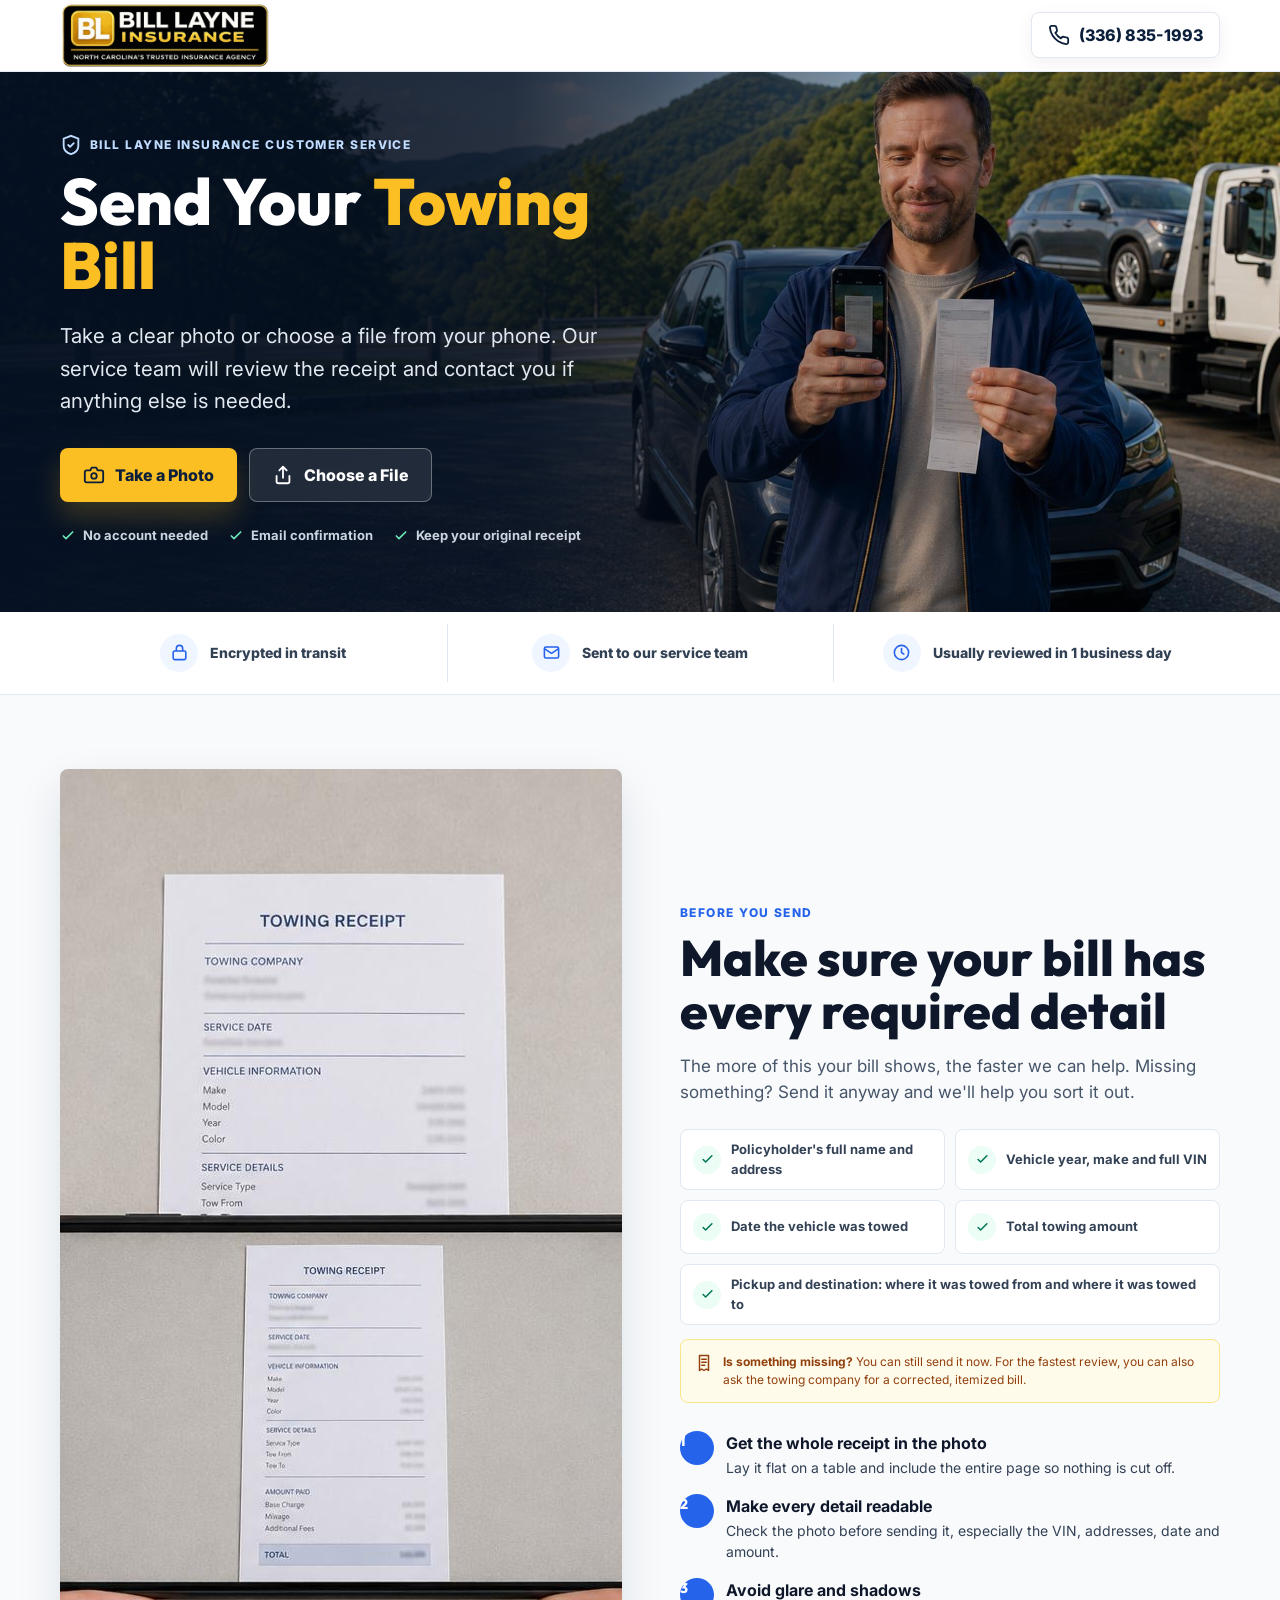
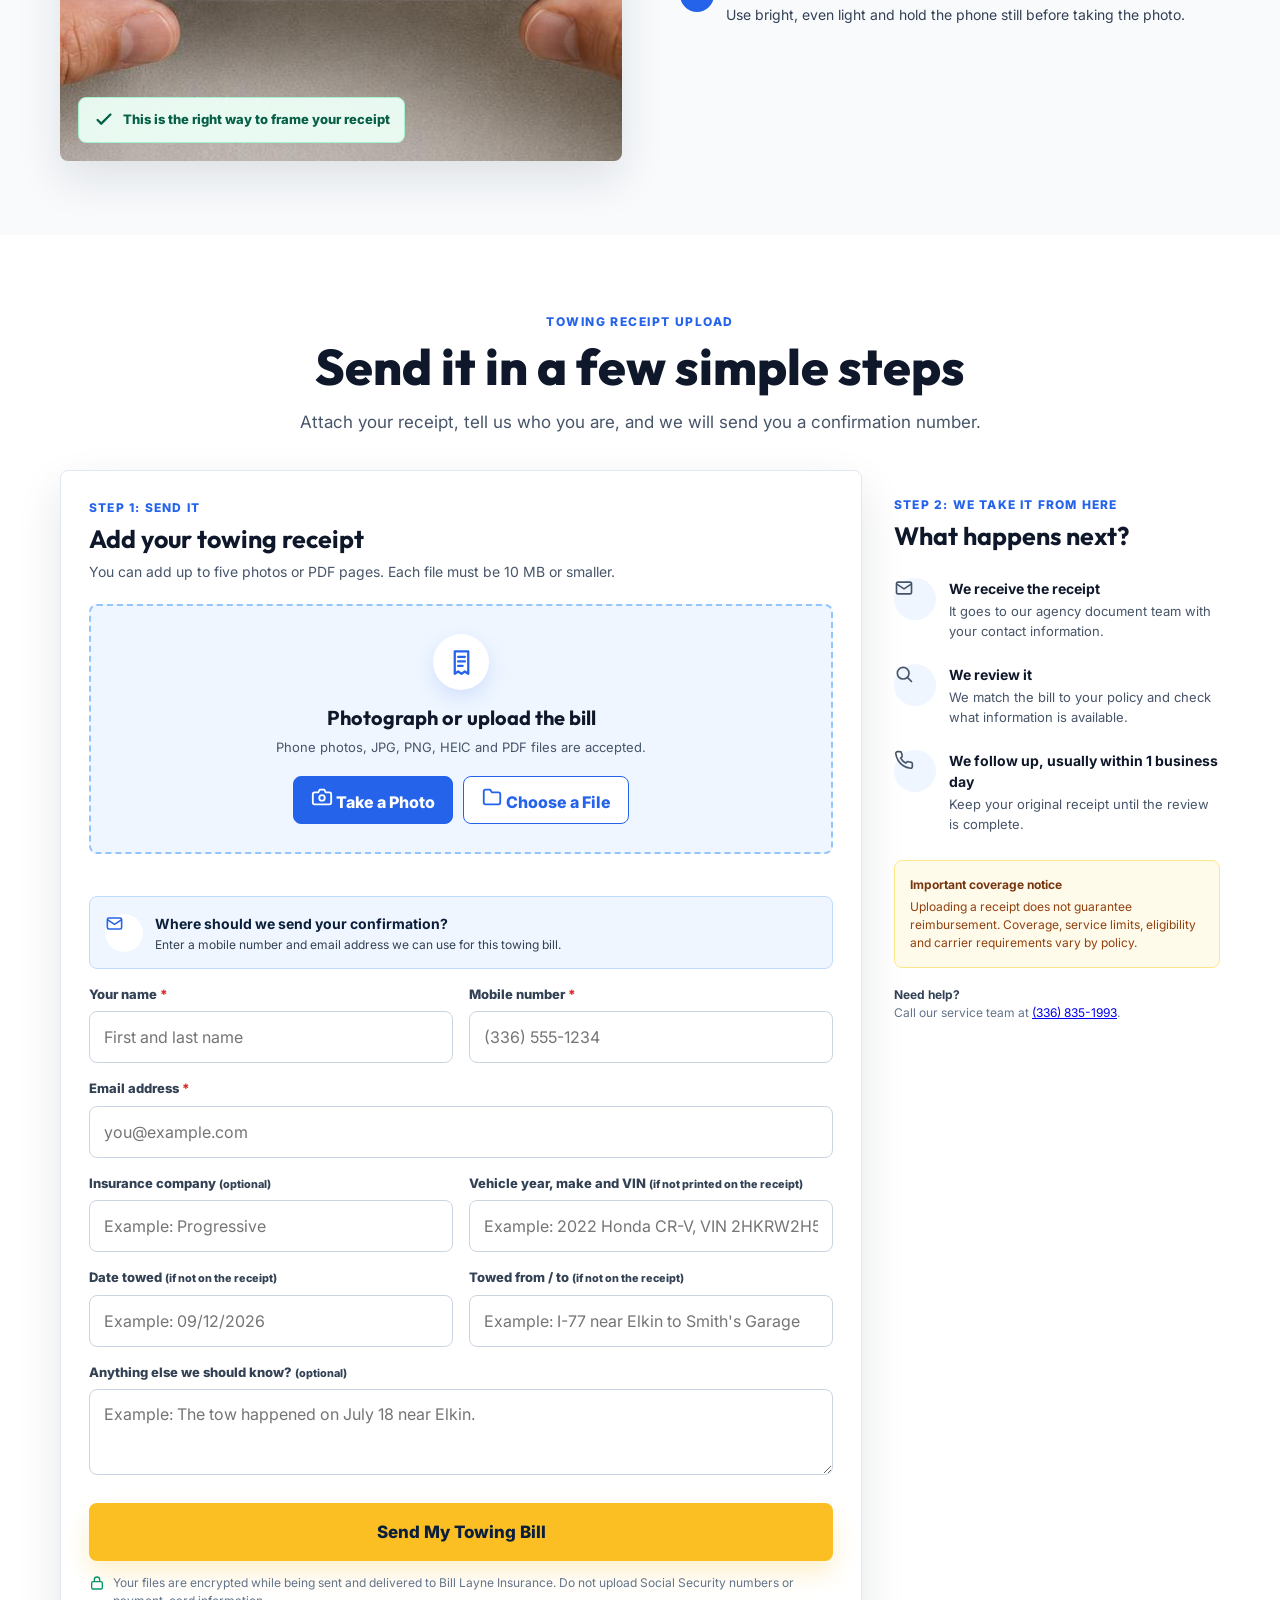
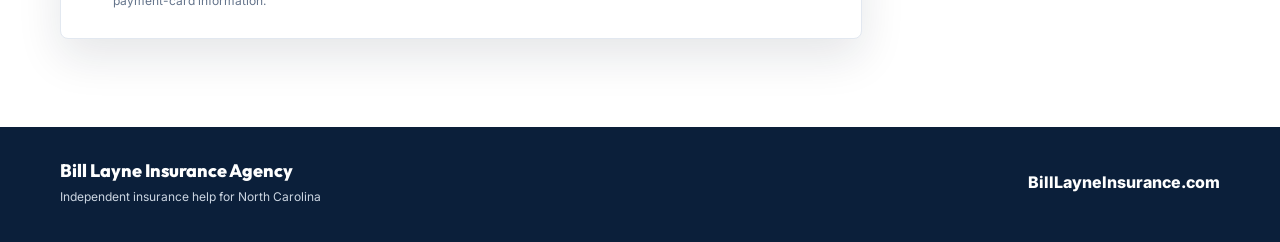
<file: towing/index.html>
<!DOCTYPE html>
<html lang="en">
<head>
  <meta charset="UTF-8">
  <meta name="viewport" content="width=device-width, initial-scale=1, viewport-fit=cover">
  <title>Send Your Towing Bill | Bill Layne Insurance</title>
  <meta name="description" content="Take a photo or upload your towing receipt for Bill Layne Insurance to review. No account needed, and you will receive a confirmation number.">
  <meta name="robots" content="noindex,follow">
  <link rel="canonical" href="https://www.sendbilldocs.com/towing/">
  <meta name="theme-color" content="#0b1f3a">
  <meta property="og:title" content="Send Your Towing Bill | Bill Layne Insurance">
  <meta property="og:description" content="Photograph or upload your towing receipt for agency review.">
  <meta property="og:image" content="https://www.sendbilldocs.com/assets/tow-hero-desktop-2026.jpg">
  <meta property="og:url" content="https://www.sendbilldocs.com/towing/">
  <meta property="og:type" content="website">
  <link rel="preconnect" href="https://fonts.googleapis.com">
  <link rel="preconnect" href="https://fonts.gstatic.com" crossorigin>
  <link href="https://fonts.googleapis.com/css2?family=Inter:wght@400;500;600;700;800&family=Outfit:wght@600;700;800&display=swap" rel="stylesheet">
  <link rel="preload" as="image" href="../assets/tow-hero-desktop-2026.jpg" media="(min-width: 721px)">
  <link rel="preload" as="image" href="../assets/tow-hero-mobile-2026.jpg" media="(max-width: 720px)">
  <script async src="https://www.googletagmanager.com/gtag/js?id=G-N37THY37CR"></script>
  <script>
    window.dataLayer = window.dataLayer || [];
    function gtag(){dataLayer.push(arguments);}
    gtag('js', new Date());
    gtag('config', 'G-N37THY37CR', { anonymize_ip: true });
  </script>
  <style>
    :root {
      --navy: #0b1f3a;
      --navy-2: #102f5d;
      --blue: #2563eb;
      --blue-dark: #1d4ed8;
      --blue-soft: #eff6ff;
      --gold: #fbbf24;
      --green: #059669;
      --green-soft: #ecfdf5;
      --red: #dc2626;
      --slate-950: #0f172a;
      --slate-800: #1e293b;
      --slate-700: #334155;
      --slate-600: #475569;
      --slate-500: #64748b;
      --slate-300: #cbd5e1;
      --slate-200: #e2e8f0;
      --slate-100: #f1f5f9;
      --slate-50: #f8fafc;
      --white: #ffffff;
      --radius: 8px;
      --shadow: 0 18px 45px rgba(15, 23, 42, .11);
    }

    * { box-sizing: border-box; }
    html { scroll-behavior: smooth; }
    body {
      margin: 0;
      color: var(--slate-950);
      background: var(--white);
      font-family: Inter, Arial, sans-serif;
      line-height: 1.5;
      -webkit-font-smoothing: antialiased;
    }
    body.is-uploading { overflow: hidden; }
    button, input, textarea { font: inherit; }
    button, a { -webkit-tap-highlight-color: transparent; }
    img { max-width: 100%; }
    .shell { width: min(1160px, calc(100% - 40px)); margin: 0 auto; }
    .icon { width: 22px; height: 22px; flex: 0 0 auto; }
    .eyebrow {
      display: inline-flex;
      align-items: center;
      gap: 8px;
      margin: 0 0 14px;
      color: #bfdbfe;
      font-size: 12px;
      font-weight: 800;
      letter-spacing: .12em;
      text-transform: uppercase;
    }

    .site-header {
      position: relative;
      z-index: 20;
      height: 72px;
      display: flex;
      align-items: center;
      background: rgba(255,255,255,.98);
      border-bottom: 1px solid rgba(226,232,240,.9);
    }
    .header-inner { display: flex; align-items: center; justify-content: space-between; gap: 20px; }
    .brand { display: inline-flex; align-items: center; text-decoration: none; }
    .brand img { display: block; width: 210px; height: auto; }
    .header-help {
      display: inline-flex;
      align-items: center;
      gap: 9px;
      min-height: 46px;
      padding: 0 16px;
      color: var(--navy);
      background: var(--white);
      border: 1px solid var(--slate-200);
      border-radius: var(--radius);
      box-shadow: 0 5px 18px rgba(15,23,42,.06);
      font-weight: 800;
      text-decoration: none;
    }

    .hero {
      position: relative;
      min-height: 520px;
      display: flex;
      align-items: center;
      color: var(--white);
      isolation: isolate;
      overflow: hidden;
      background: var(--navy) url('../assets/tow-hero-desktop-2026.jpg') center center / cover no-repeat;
    }
    .hero::before {
      content: "";
      position: absolute;
      inset: 0;
      z-index: -1;
      background: linear-gradient(90deg, rgba(4,16,35,.94) 0%, rgba(4,16,35,.80) 40%, rgba(4,16,35,.22) 68%, rgba(4,16,35,.06) 100%);
    }
    .hero-copy { width: min(620px, 56%); padding: 62px 0 66px; }
    .hero h1 {
      margin: 0;
      max-width: 620px;
      font-family: Outfit, Inter, sans-serif;
      font-size: clamp(44px, 5.1vw, 72px);
      line-height: .98;
      letter-spacing: 0;
      font-weight: 800;
    }
    .hero h1 span { color: var(--gold); }
    .hero-lead {
      max-width: 590px;
      margin: 22px 0 0;
      color: #e2e8f0;
      font-size: clamp(17px, 1.6vw, 21px);
      line-height: 1.6;
    }
    .hero-actions { display: flex; gap: 12px; flex-wrap: wrap; margin-top: 30px; }
    .button {
      min-height: 54px;
      display: inline-flex;
      align-items: center;
      justify-content: center;
      gap: 10px;
      padding: 0 22px;
      border: 1px solid transparent;
      border-radius: var(--radius);
      font-weight: 800;
      text-decoration: none;
      cursor: pointer;
      transition: transform .18s ease, background .18s ease, box-shadow .18s ease;
    }
    .button:hover { transform: translateY(-2px); }
    .button-primary { color: var(--navy); background: var(--gold); box-shadow: 0 14px 28px rgba(251,191,36,.22); }
    .button-primary:hover { background: #fcd34d; }
    .button-secondary { color: var(--white); background: rgba(255,255,255,.1); border-color: rgba(255,255,255,.32); backdrop-filter: blur(10px); }
    .hero-assurance { display: flex; flex-wrap: wrap; gap: 9px 20px; margin-top: 24px; color: #cbd5e1; font-size: 13px; font-weight: 700; }
    .hero-assurance span { display: inline-flex; align-items: center; gap: 7px; }
    .hero-assurance .icon { width: 16px; height: 16px; color: #6ee7b7; }

    .trust-strip { background: var(--white); border-bottom: 1px solid var(--slate-200); }
    .trust-row { min-height: 82px; display: grid; grid-template-columns: repeat(3, 1fr); align-items: center; }
    .trust-item { display: flex; align-items: center; justify-content: center; gap: 12px; padding: 10px 24px; color: var(--slate-700); font-size: 14px; font-weight: 800; }
    .trust-item + .trust-item { border-left: 1px solid var(--slate-200); }
    .trust-icon { width: 38px; height: 38px; display: grid; place-items: center; color: var(--blue); background: var(--blue-soft); border-radius: 50%; }
    .trust-icon .icon { width: 19px; height: 19px; }

    .guide { padding: 74px 0; background: var(--slate-50); }
    .guide-grid { display: grid; grid-template-columns: 1.02fr .98fr; gap: 58px; align-items: center; }
    .guide-media { position: relative; }
    .guide-media img { display: block; width: 100%; aspect-ratio: 8 / 5; object-fit: cover; border-radius: var(--radius); box-shadow: var(--shadow); }
    .guide-badge { position: absolute; left: 18px; bottom: 18px; display: inline-flex; align-items: center; gap: 8px; padding: 11px 14px; color: #065f46; background: rgba(236,253,245,.96); border: 1px solid #a7f3d0; border-radius: var(--radius); font-weight: 800; font-size: 13px; }
    .section-kicker { margin: 0 0 10px; color: var(--blue); font-size: 12px; font-weight: 800; letter-spacing: .12em; text-transform: uppercase; }
    .section-title { margin: 0; font-family: Outfit, Inter, sans-serif; font-size: clamp(34px, 4vw, 50px); line-height: 1.05; font-weight: 800; letter-spacing: 0; }
    .section-copy { margin: 17px 0 0; color: var(--slate-600); font-size: 17px; }
    .check-list { list-style: none; display: grid; gap: 14px; margin: 26px 0 0; padding: 0; }
    .check-list li { display: grid; grid-template-columns: 34px 1fr; gap: 12px; align-items: start; color: var(--slate-700); }
    .check-number { width: 34px; height: 34px; display: grid; place-items: center; color: var(--white); background: var(--blue); border-radius: 50%; font-family: Outfit, sans-serif; font-weight: 800; }
    .check-list strong { display: block; color: var(--slate-950); font-size: 16px; }
    .check-list span { display: block; margin-top: 2px; font-size: 14px; }
    .receipt-requirements { display: grid; grid-template-columns: 1fr 1fr; gap: 10px; margin: 24px 0 0; }
    .requirement {
      display: grid;
      grid-template-columns: 28px 1fr;
      gap: 10px;
      align-items: center;
      min-height: 54px;
      padding: 10px 12px;
      color: var(--slate-700);
      background: var(--white);
      border: 1px solid var(--slate-200);
      border-radius: var(--radius);
      font-size: 13px;
      font-weight: 700;
    }
    .requirement:last-child { grid-column: 1 / -1; }
    .requirement-check { width: 28px; height: 28px; display: grid; place-items: center; color: #047857; background: var(--green-soft); border-radius: 50%; }
    .requirement-check .icon { width: 15px; height: 15px; }
    .missing-detail-note { display: flex; gap: 10px; align-items: flex-start; margin-top: 14px; padding: 13px 14px; color: #92400e; background: #fffbeb; border: 1px solid #fde68a; border-radius: var(--radius); font-size: 12px; }
    .missing-detail-note .icon { width: 18px; height: 18px; flex: 0 0 auto; margin-top: 1px; }

    .upload-section { padding: 78px 0 88px; background: var(--white); scroll-margin-top: 16px; }
    .upload-heading { max-width: 730px; margin: 0 auto 34px; text-align: center; }
    .upload-layout { display: grid; grid-template-columns: minmax(0, 1fr) 330px; gap: 28px; align-items: start; }
    .upload-card { padding: 28px; background: var(--white); border: 1px solid var(--slate-200); border-radius: var(--radius); box-shadow: var(--shadow); }
    .step-label { margin: 0 0 8px; color: var(--blue); font-size: 12px; font-weight: 800; letter-spacing: .1em; text-transform: uppercase; }
    .upload-card h3, .next-panel h3 { margin: 0; font-family: Outfit, sans-serif; font-size: 25px; line-height: 1.15; }
    .upload-card-intro { margin: 8px 0 22px; color: var(--slate-600); font-size: 14px; }
    .upload-zone {
      position: relative;
      min-height: 228px;
      display: grid;
      place-items: center;
      padding: 28px;
      text-align: center;
      background: var(--blue-soft);
      border: 2px dashed #93c5fd;
      border-radius: var(--radius);
      transition: border-color .18s ease, background .18s ease;
    }
    .upload-zone.is-dragging { border-color: var(--blue); background: #dbeafe; }
    .upload-zone.has-files { background: var(--green-soft); border-color: #6ee7b7; }
    .upload-symbol { width: 56px; height: 56px; display: grid; place-items: center; margin: 0 auto 13px; color: var(--blue); background: var(--white); border-radius: 50%; box-shadow: 0 8px 20px rgba(37,99,235,.14); }
    .upload-symbol .icon { width: 27px; height: 27px; }
    .upload-zone strong { display: block; font-family: Outfit, sans-serif; font-size: 20px; }
    .upload-zone p { margin: 5px 0 0; color: var(--slate-600); font-size: 13px; }
    .upload-buttons { display: flex; justify-content: center; gap: 10px; flex-wrap: wrap; margin-top: 18px; }
    .upload-option { min-height: 48px; padding: 0 17px; border: 1px solid var(--blue); border-radius: var(--radius); color: var(--white); background: var(--blue); font-weight: 800; cursor: pointer; }
    .upload-option.secondary { color: var(--blue); background: var(--white); }
    .native-file { position: absolute; width: 1px; height: 1px; overflow: hidden; clip: rect(0,0,0,0); white-space: nowrap; }
    .file-list { display: grid; gap: 10px; margin-top: 14px; }
    .file-row { display: grid; grid-template-columns: 62px minmax(0,1fr) auto; gap: 12px; align-items: center; padding: 10px; background: var(--slate-50); border: 1px solid var(--slate-200); border-radius: var(--radius); }
    .file-preview { width: 62px; height: 54px; object-fit: cover; background: var(--slate-200); border-radius: 5px; }
    .file-preview.file-generic { display: grid; place-items: center; color: var(--blue); }
    .file-preview.file-generic .icon { width: 25px; height: 25px; }
    .file-info { min-width: 0; }
    .file-name { overflow: hidden; color: var(--slate-800); font-size: 13px; font-weight: 800; text-overflow: ellipsis; white-space: nowrap; }
    .file-size { margin-top: 2px; color: var(--slate-500); font-size: 12px; }
    .remove-file { width: 38px; height: 38px; display: grid; place-items: center; color: var(--red); background: var(--white); border: 1px solid #fecaca; border-radius: var(--radius); cursor: pointer; }
    .remove-file .icon { width: 17px; height: 17px; }
    .field-grid { display: grid; grid-template-columns: 1fr 1fr; gap: 16px; margin-top: 28px; }
    .contact-heading { grid-column: 1 / -1; display: flex; gap: 12px; align-items: center; padding: 14px 15px; color: var(--slate-700); background: var(--blue-soft); border: 1px solid #bfdbfe; border-radius: var(--radius); }
    .contact-heading-icon { width: 38px; height: 38px; display: grid; place-items: center; flex: 0 0 auto; color: var(--blue); background: var(--white); border-radius: 50%; }
    .contact-heading-icon .icon { width: 19px; height: 19px; }
    .contact-heading strong { display: block; color: var(--navy); font-size: 14px; }
    .contact-heading span { display: block; margin-top: 2px; font-size: 12px; }
    .field.wide { grid-column: 1 / -1; }
    .field label { display: block; margin-bottom: 7px; color: var(--slate-700); font-size: 13px; font-weight: 800; }
    .field label span { color: var(--red); }
    .field input, .field textarea {
      width: 100%;
      min-height: 52px;
      padding: 12px 14px;
      color: var(--slate-950);
      background: var(--white);
      border: 1px solid var(--slate-300);
      border-radius: var(--radius);
      font-size: 16px;
      outline: none;
    }
    .field textarea { min-height: 86px; resize: vertical; }
    .field input:focus, .field textarea:focus { border-color: var(--blue); box-shadow: 0 0 0 4px rgba(37,99,235,.12); }
    .field input[aria-invalid="true"] { border-color: var(--red); }
    .field-error { display: none; margin-top: 5px; color: var(--red); font-size: 12px; font-weight: 700; }
    .field-error.show { display: block; }
    .honeypot { position: absolute !important; left: -9999px !important; opacity: 0 !important; pointer-events: none !important; }
    .submit-button { width: 100%; min-height: 58px; margin-top: 22px; color: var(--navy); background: var(--gold); border: 0; border-radius: var(--radius); font-size: 17px; font-weight: 800; cursor: pointer; box-shadow: 0 12px 25px rgba(251,191,36,.23); }
    .submit-button:disabled { opacity: .55; cursor: not-allowed; box-shadow: none; }
    .form-note { display: flex; gap: 8px; align-items: flex-start; margin: 13px 0 0; color: var(--slate-500); font-size: 12px; }
    .form-note .icon { width: 16px; height: 16px; color: var(--green); margin-top: 1px; }
    .next-panel { padding: 26px 0 0 4px; }
    .next-list { display: grid; gap: 20px; margin-top: 25px; }
    .next-item { display: grid; grid-template-columns: 42px 1fr; gap: 13px; }
    .next-icon { width: 42px; height: 42px; display: grid; place-items: center; color: var(--blue); background: var(--blue-soft); border-radius: 50%; }
    .next-icon .icon { width: 20px; height: 20px; }
    .next-item strong { display: block; color: var(--slate-950); font-size: 14px; }
    .next-item span { display: block; margin-top: 3px; color: var(--slate-600); font-size: 13px; }
    .coverage-notice { margin-top: 26px; padding: 15px; color: #92400e; background: #fffbeb; border: 1px solid #fde68a; border-radius: var(--radius); font-size: 12px; }
    .coverage-notice strong { display: block; margin-bottom: 4px; color: #78350f; }
    .privacy-note { margin-top: 18px; color: var(--slate-500); font-size: 12px; }
    .privacy-note strong { color: var(--slate-700); }

    .site-footer { padding: 30px 0 36px; color: #cbd5e1; background: var(--navy); }
    .footer-inner { display: flex; align-items: center; justify-content: space-between; gap: 22px; }
    .footer-brand { color: var(--white); font-family: Outfit, sans-serif; font-size: 18px; font-weight: 800; }
    .footer-meta { margin-top: 4px; font-size: 12px; }
    .footer-link { color: var(--white); font-weight: 800; text-decoration: none; }

    .status-overlay { position: fixed; inset: 0; z-index: 80; display: none; place-items: center; padding: 20px; background: rgba(3,12,28,.82); backdrop-filter: blur(6px); }
    .status-overlay.active { display: grid; }
    .status-card { width: min(500px, 100%); padding: 34px 26px; text-align: center; background: var(--white); border-radius: var(--radius); box-shadow: 0 28px 70px rgba(0,0,0,.3); }
    .status-mark { width: 68px; height: 68px; display: grid; place-items: center; margin: 0 auto 18px; color: var(--white); background: var(--blue); border-radius: 50%; }
    .status-overlay.active .status-mark:not(.success) { animation: statusPulse 1.25s ease-in-out infinite; }
    .status-mark.success { background: var(--green); }
    .status-mark .icon { width: 32px; height: 32px; }
    .status-card h2 { margin: 0; font-family: Outfit, sans-serif; font-size: 30px; }
    .status-card p { margin: 10px 0 0; color: var(--slate-600); }
    .confirmation { display: none; margin: 20px 0 0; padding: 13px; color: var(--slate-700); background: var(--slate-100); border-radius: var(--radius); font-size: 13px; }
    .confirmation strong { display: block; margin-top: 3px; color: var(--navy); font-size: 19px; letter-spacing: .04em; }
    .status-actions { display: none; gap: 10px; margin-top: 20px; }
    .status-actions .button { flex: 1; min-height: 50px; }
    .status-actions .button-secondary { color: var(--blue); background: var(--white); border-color: var(--slate-300); }

    @keyframes statusPulse {
      0%, 100% { transform: scale(1); box-shadow: 0 0 0 0 rgba(37,99,235,.25); }
      50% { transform: scale(1.06); box-shadow: 0 0 0 14px rgba(37,99,235,0); }
    }

    @media (prefers-reduced-motion: reduce) {
      .status-overlay.active .status-mark:not(.success) { animation: none; }
    }

    @media (max-width: 900px) {
      .guide-grid { gap: 34px; }
      .upload-layout { grid-template-columns: minmax(0, 1fr) 280px; }
    }

    @media (max-width: 720px) {
      .shell { width: min(100% - 28px, 620px); }
      .site-header { height: 64px; }
      .brand img { width: 174px; }
      .header-help { width: 44px; min-height: 44px; padding: 0; justify-content: center; }
      .header-help span { display: none; }
      .hero {
        min-height: 548px;
        align-items: flex-end;
        background-image: url('../assets/tow-hero-mobile-2026.jpg');
        background-position: center 34%;
      }
      .hero::before { background: linear-gradient(180deg, rgba(4,16,35,.02) 22%, rgba(4,16,35,.43) 48%, rgba(4,16,35,.96) 78%, rgba(4,16,35,1) 100%); }
      .hero-copy { width: 100%; padding: 234px 0 28px; }
      .eyebrow { margin-bottom: 9px; font-size: 10px; }
      .hero h1 { max-width: 390px; font-size: clamp(38px, 11vw, 48px); line-height: 1.05; }
      .hero-lead { margin-top: 12px; font-size: 15px; line-height: 1.45; }
      .hero-actions { display: grid; grid-template-columns: 1fr 1fr; gap: 9px; margin-top: 18px; }
      .hero-actions .button { min-height: 50px; padding: 0 10px; font-size: 14px; }
      .hero-assurance { gap: 7px 14px; margin-top: 15px; font-size: 11px; }
      .trust-row { grid-template-columns: 1fr; min-height: 0; padding: 6px 0; }
      .trust-item { flex-direction: row; justify-content: flex-start; gap: 12px; padding: 12px 6px; font-size: 13px; line-height: 1.35; text-align: left; }
      .trust-item + .trust-item { border-left: 0; border-top: 1px solid var(--slate-200); }
      .trust-icon { width: 34px; height: 34px; }
      .trust-icon .icon { width: 17px; height: 17px; }
      .guide { padding: 52px 0; }
      .guide-grid { grid-template-columns: 1fr; gap: 31px; }
      .guide-copy { order: -1; }
      .section-title { font-size: 35px; }
      .section-copy { font-size: 15px; }
      .receipt-requirements { grid-template-columns: 1fr; }
      .requirement:last-child { grid-column: auto; }
      .guide-badge { left: 10px; right: 10px; bottom: 10px; justify-content: center; font-size: 11px; }
      .upload-section { padding: 54px 0 66px; }
      .upload-layout { grid-template-columns: 1fr; }
      .upload-card { padding: 20px 16px; }
      .upload-zone { min-height: 248px; padding: 24px 13px; }
      .upload-buttons { display: grid; width: 100%; }
      .upload-option { width: 100%; min-height: 52px; }
      .field-grid { grid-template-columns: 1fr; }
      .field.wide { grid-column: auto; }
      .next-panel { padding: 5px 2px 0; }
      .footer-inner { align-items: flex-start; flex-direction: column; }
      .status-actions { grid-template-columns: 1fr; }
    }

    @media (max-width: 390px) {
      .hero { min-height: 570px; }
      .hero-copy { padding-top: 245px; }
      .hero h1 { font-size: 38px; }
      .hero-actions { grid-template-columns: 1fr; }
    }

    @media (prefers-reduced-motion: reduce) {
      html { scroll-behavior: auto; }
      *, *::before, *::after { transition-duration: .01ms !important; animation-duration: .01ms !important; animation-iteration-count: 1 !important; }
    }
  </style>
</head>
<body>
  <header class="site-header">
    <div class="shell header-inner">
      <a class="brand" href="https://www.billlayneinsurance.com" aria-label="Bill Layne Insurance home">
        <img src="../assets/bill-layne-logo.png" width="420" height="96" alt="Bill Layne Insurance Agency">
      </a>
      <a class="header-help" href="tel:3368351993" aria-label="Call Bill Layne Insurance at 336-835-1993">
        <svg class="icon" aria-hidden="true"><use href="#i-phone"></use></svg>
        <span>(336) 835-1993</span>
      </a>
    </div>
  </header>

  <main>
    <section class="hero" aria-labelledby="page-title">
      <div class="shell">
        <div class="hero-copy">
          <p class="eyebrow"><svg class="icon" aria-hidden="true"><use href="#i-shield"></use></svg> Bill Layne Insurance customer service</p>
          <h1 id="page-title">Send Your <span>Towing Bill</span></h1>
          <p class="hero-lead">Take a clear photo or choose a file from your phone. Our service team will review the receipt and contact you if anything else is needed.</p>
          <div class="hero-actions">
            <button class="button button-primary" type="button" data-open-camera>
              <svg class="icon" aria-hidden="true"><use href="#i-camera"></use></svg>
              Take a Photo
            </button>
            <button class="button button-secondary" type="button" data-open-files>
              <svg class="icon" aria-hidden="true"><use href="#i-upload"></use></svg>
              Choose a File
            </button>
          </div>
          <div class="hero-assurance" aria-label="Upload benefits">
            <span><svg class="icon" aria-hidden="true"><use href="#i-check"></use></svg>No account needed</span>
            <span><svg class="icon" aria-hidden="true"><use href="#i-check"></use></svg>Email confirmation</span>
            <span><svg class="icon" aria-hidden="true"><use href="#i-check"></use></svg>Keep your original receipt</span>
          </div>
        </div>
      </div>
    </section>

    <section class="trust-strip" aria-label="Service assurances">
      <div class="shell trust-row">
        <div class="trust-item"><span class="trust-icon"><svg class="icon" aria-hidden="true"><use href="#i-lock"></use></svg></span><span>Encrypted in transit</span></div>
        <div class="trust-item"><span class="trust-icon"><svg class="icon" aria-hidden="true"><use href="#i-mail"></use></svg></span><span>Sent to our service team</span></div>
        <div class="trust-item"><span class="trust-icon"><svg class="icon" aria-hidden="true"><use href="#i-clock"></use></svg></span><span>Usually reviewed in 1 business day</span></div>
      </div>
    </section>

    <section class="guide" aria-labelledby="photo-guide-title">
      <div class="shell guide-grid">
        <div class="guide-media">
          <img src="../assets/tow-receipt-photo-guide-2026.jpg" width="1586" height="992" loading="lazy" decoding="async" alt="Phone positioned to photograph an entire towing receipt clearly">
          <div class="guide-badge"><svg class="icon" aria-hidden="true"><use href="#i-check"></use></svg> This is the right way to frame your receipt</div>
        </div>
        <div class="guide-copy">
          <p class="section-kicker">Before you send</p>
          <h2 class="section-title" id="photo-guide-title">Make sure your bill has every required detail</h2>
          <p class="section-copy">The more of this your bill shows, the faster we can help. Missing something? Send it anyway and we'll help you sort it out.</p>
          <div class="receipt-requirements" aria-label="Required towing bill information">
            <div class="requirement"><span class="requirement-check"><svg class="icon" aria-hidden="true"><use href="#i-check"></use></svg></span><span>Policyholder's full name and address</span></div>
            <div class="requirement"><span class="requirement-check"><svg class="icon" aria-hidden="true"><use href="#i-check"></use></svg></span><span>Vehicle year, make and full VIN</span></div>
            <div class="requirement"><span class="requirement-check"><svg class="icon" aria-hidden="true"><use href="#i-check"></use></svg></span><span>Date the vehicle was towed</span></div>
            <div class="requirement"><span class="requirement-check"><svg class="icon" aria-hidden="true"><use href="#i-check"></use></svg></span><span>Total towing amount</span></div>
            <div class="requirement"><span class="requirement-check"><svg class="icon" aria-hidden="true"><use href="#i-check"></use></svg></span><span>Pickup and destination: where it was towed from and where it was towed to</span></div>
          </div>
          <div class="missing-detail-note"><svg class="icon" aria-hidden="true"><use href="#i-receipt"></use></svg><span><strong>Is something missing?</strong> You can still send it now. For the fastest review, you can also ask the towing company for a corrected, itemized bill.</span></div>
          <ol class="check-list">
            <li><span class="check-number">1</span><span><strong>Get the whole receipt in the photo</strong><span>Lay it flat on a table and include the entire page so nothing is cut off.</span></span></li>
            <li><span class="check-number">2</span><span><strong>Make every detail readable</strong><span>Check the photo before sending it, especially the VIN, addresses, date and amount.</span></span></li>
            <li><span class="check-number">3</span><span><strong>Avoid glare and shadows</strong><span>Use bright, even light and hold the phone still before taking the photo.</span></span></li>
          </ol>
        </div>
      </div>
    </section>

    <section class="upload-section" id="upload" aria-labelledby="upload-title">
      <div class="shell">
        <div class="upload-heading">
          <p class="section-kicker">Towing receipt upload</p>
          <h2 class="section-title" id="upload-title">Send it in a few simple steps</h2>
          <p class="section-copy">Attach your receipt, tell us who you are, and we will send you a confirmation number.</p>
        </div>

        <div class="upload-layout">
          <form class="upload-card" id="towForm" novalidate>
            <p class="step-label">Step 1: Send it</p>
            <h3>Add your towing receipt</h3>
            <p class="upload-card-intro">You can add up to five photos or PDF pages. Each file must be 10 MB or smaller.</p>

            <div class="upload-zone" id="uploadZone">
              <div>
                <span class="upload-symbol"><svg class="icon" aria-hidden="true"><use href="#i-receipt"></use></svg></span>
                <strong id="uploadHeading">Photograph or upload the bill</strong>
                <p id="uploadDescription">Phone photos, JPG, PNG, HEIC and PDF files are accepted.</p>
                <div class="upload-buttons">
                  <button class="upload-option" type="button" data-open-camera><svg class="icon" aria-hidden="true"><use href="#i-camera"></use></svg> Take a Photo</button>
                  <button class="upload-option secondary" type="button" data-open-files><svg class="icon" aria-hidden="true"><use href="#i-folder"></use></svg> Choose a File</button>
                </div>
              </div>
            </div>
            <input class="native-file" id="cameraInput" type="file" accept="image/*,.heic,.heif,image/heic,image/heif" capture="environment">
            <input class="native-file" id="fileInput" type="file" accept="image/*,.pdf,.heic,.heif,image/heic,image/heif" multiple>
            <div class="file-list" id="fileList" aria-live="polite"></div>
            <div class="field-error" id="fileError">Please take a photo or choose at least one file.</div>

            <div class="field-grid">
              <div class="contact-heading">
                <span class="contact-heading-icon"><svg class="icon" aria-hidden="true"><use href="#i-mail"></use></svg></span>
                <span><strong>Where should we send your confirmation?</strong><span>Enter a mobile number and email address we can use for this towing bill.</span></span>
              </div>
              <div class="field">
                <label for="fullName">Your name <span>*</span></label>
                <input id="fullName" name="fullName" type="text" autocomplete="name" placeholder="First and last name" required>
                <div class="field-error" data-error-for="fullName">Please enter your name.</div>
              </div>
              <div class="field">
                <label for="phone">Mobile number <span>*</span></label>
                <input id="phone" name="phone" type="tel" inputmode="tel" autocomplete="tel" placeholder="(336) 555-1234" required>
                <div class="field-error" data-error-for="phone">Please enter a phone number.</div>
              </div>
              <div class="field wide">
                <label for="email">Email address <span>*</span></label>
                <input id="email" name="email" type="email" inputmode="email" autocomplete="email" placeholder="you@example.com" required>
                <div class="field-error" data-error-for="email">Please enter a valid email address.</div>
              </div>
              <div class="field">
                <label for="carrier">Insurance company <small>(optional)</small></label>
                <input id="carrier" name="carrier" type="text" autocomplete="off" placeholder="Example: Progressive">
              </div>
              <div class="field">
                <label for="vehicle">Vehicle year, make and VIN <small>(if not printed on the receipt)</small></label>
                <input id="vehicle" name="vehicle" type="text" autocomplete="off" placeholder="Example: 2022 Honda CR-V, VIN 2HKRW2H5...">
              </div>
              <div class="field">
                <label for="towDate">Date towed <small>(if not on the receipt)</small></label>
                <input id="towDate" name="towDate" type="text" inputmode="numeric" autocomplete="off" placeholder="Example: 09/12/2026">
              </div>
              <div class="field">
                <label for="towRoute">Towed from / to <small>(if not on the receipt)</small></label>
                <input id="towRoute" name="towRoute" type="text" autocomplete="off" placeholder="Example: I-77 near Elkin to Smith's Garage">
              </div>
              <div class="field wide">
                <label for="notes">Anything else we should know? <small>(optional)</small></label>
                <textarea id="notes" name="notes" placeholder="Example: The tow happened on July 18 near Elkin."></textarea>
              </div>
              <div class="honeypot" aria-hidden="true">
                <label for="website">Leave this field blank</label>
                <input id="website" name="website" type="text" tabindex="-1" autocomplete="off">
              </div>
            </div>

            <button class="submit-button" id="submitButton" type="submit">Send My Towing Bill</button>
            <p class="form-note"><svg class="icon" aria-hidden="true"><use href="#i-lock"></use></svg><span>Your files are encrypted while being sent and delivered to Bill Layne Insurance. Do not upload Social Security numbers or payment-card information.</span></p>
          </form>

          <aside class="next-panel" aria-labelledby="next-title">
            <p class="step-label">Step 2: We take it from here</p>
            <h3 id="next-title">What happens next?</h3>
            <div class="next-list">
              <div class="next-item"><span class="next-icon"><svg class="icon" aria-hidden="true"><use href="#i-mail"></use></svg></span><span><strong>We receive the receipt</strong><span>It goes to our agency document team with your contact information.</span></span></div>
              <div class="next-item"><span class="next-icon"><svg class="icon" aria-hidden="true"><use href="#i-search"></use></svg></span><span><strong>We review it</strong><span>We match the bill to your policy and check what information is available.</span></span></div>
              <div class="next-item"><span class="next-icon"><svg class="icon" aria-hidden="true"><use href="#i-phone"></use></svg></span><span><strong>We follow up, usually within 1 business day</strong><span>Keep your original receipt until the review is complete.</span></span></div>
            </div>
            <div class="coverage-notice"><strong>Important coverage notice</strong>Uploading a receipt does not guarantee reimbursement. Coverage, service limits, eligibility and carrier requirements vary by policy.</div>
            <p class="privacy-note"><strong>Need help?</strong><br>Call our service team at <a href="tel:3368351993">(336) 835-1993</a>.</p>
          </aside>
        </div>
      </div>
    </section>
  </main>

  <footer class="site-footer">
    <div class="shell footer-inner">
      <div><div class="footer-brand">Bill Layne Insurance Agency</div><div class="footer-meta">Independent insurance help for North Carolina</div></div>
      <a class="footer-link" href="https://www.billlayneinsurance.com">BillLayneInsurance.com</a>
    </div>
  </footer>

  <div class="status-overlay" id="statusOverlay" role="dialog" aria-modal="true" aria-labelledby="statusTitle" aria-live="polite">
    <div class="status-card">
      <span class="status-mark" id="statusMark"><svg class="icon" aria-hidden="true"><use href="#i-upload"></use></svg></span>
      <h2 id="statusTitle">Sending your towing bill</h2>
      <p id="statusText"><strong>Please wait for your confirmation.</strong><br>Do not close or leave this page while your files are being uploaded.</p>
      <div class="confirmation" id="confirmationBox">Your confirmation number<strong id="confirmationNumber"></strong></div>
      <div class="status-actions" id="statusActions">
        <button class="button button-primary" id="closeConfirmation" type="button">Back to Page</button>
        <button class="button button-secondary" id="sendAnother" type="button">Send Another Receipt</button>
        <a class="button button-secondary" href="tel:3368351993">Call Us</a>
      </div>
    </div>
  </div>

  <svg width="0" height="0" style="position:absolute" aria-hidden="true">
    <symbol id="i-phone" viewBox="0 0 24 24"><path d="M22 16.92v3a2 2 0 0 1-2.18 2 19.8 19.8 0 0 1-8.63-3.07 19.5 19.5 0 0 1-6-6A19.8 19.8 0 0 1 2.12 4.18 2 2 0 0 1 4.11 2h3a2 2 0 0 1 2 1.72c.12.9.33 1.78.62 2.63a2 2 0 0 1-.45 2.11L8 9.73a16 16 0 0 0 6 6l1.27-1.27a2 2 0 0 1 2.11-.45c.85.29 1.73.5 2.63.62A2 2 0 0 1 22 16.92Z" fill="none" stroke="currentColor" stroke-width="2" stroke-linecap="round" stroke-linejoin="round"/></symbol>
    <symbol id="i-shield" viewBox="0 0 24 24"><path d="M20 13c0 5-3.5 7.5-8 9-4.5-1.5-8-4-8-9V5l8-3 8 3v8Z" fill="none" stroke="currentColor" stroke-width="2"/><path d="m9 12 2 2 4-4" fill="none" stroke="currentColor" stroke-width="2" stroke-linecap="round" stroke-linejoin="round"/></symbol>
    <symbol id="i-camera" viewBox="0 0 24 24"><path d="M14.5 4 16 7h4a2 2 0 0 1 2 2v9a2 2 0 0 1-2 2H4a2 2 0 0 1-2-2V9a2 2 0 0 1 2-2h4l1.5-3h5Z" fill="none" stroke="currentColor" stroke-width="2" stroke-linejoin="round"/><circle cx="12" cy="13" r="3" fill="none" stroke="currentColor" stroke-width="2"/></symbol>
    <symbol id="i-upload" viewBox="0 0 24 24"><path d="M12 3v12m0-12-4 4m4-4 4 4M5 13v6a2 2 0 0 0 2 2h10a2 2 0 0 0 2-2v-6" fill="none" stroke="currentColor" stroke-width="2" stroke-linecap="round" stroke-linejoin="round"/></symbol>
    <symbol id="i-check" viewBox="0 0 24 24"><path d="m5 12 4 4L19 6" fill="none" stroke="currentColor" stroke-width="2.5" stroke-linecap="round" stroke-linejoin="round"/></symbol>
    <symbol id="i-lock" viewBox="0 0 24 24"><rect x="4" y="10" width="16" height="11" rx="2" fill="none" stroke="currentColor" stroke-width="2"/><path d="M8 10V7a4 4 0 0 1 8 0v3" fill="none" stroke="currentColor" stroke-width="2"/></symbol>
    <symbol id="i-mail" viewBox="0 0 24 24"><rect x="3" y="5" width="18" height="14" rx="2" fill="none" stroke="currentColor" stroke-width="2"/><path d="m3 7 9 6 9-6" fill="none" stroke="currentColor" stroke-width="2" stroke-linejoin="round"/></symbol>
    <symbol id="i-clock" viewBox="0 0 24 24"><circle cx="12" cy="12" r="9" fill="none" stroke="currentColor" stroke-width="2"/><path d="M12 7v5l3 2" fill="none" stroke="currentColor" stroke-width="2" stroke-linecap="round"/></symbol>
    <symbol id="i-receipt" viewBox="0 0 24 24"><path d="M6 2h12v20l-3-2-3 2-3-2-3 2V2Z" fill="none" stroke="currentColor" stroke-width="2" stroke-linejoin="round"/><path d="M9 7h6M9 11h6M9 15h4" fill="none" stroke="currentColor" stroke-width="2" stroke-linecap="round"/></symbol>
    <symbol id="i-folder" viewBox="0 0 24 24"><path d="M3 6a2 2 0 0 1 2-2h5l2 3h7a2 2 0 0 1 2 2v9a2 2 0 0 1-2 2H5a2 2 0 0 1-2-2V6Z" fill="none" stroke="currentColor" stroke-width="2" stroke-linejoin="round"/></symbol>
    <symbol id="i-file" viewBox="0 0 24 24"><path d="M6 2h8l4 4v16H6V2Z" fill="none" stroke="currentColor" stroke-width="2"/><path d="M14 2v5h5" fill="none" stroke="currentColor" stroke-width="2"/></symbol>
    <symbol id="i-trash" viewBox="0 0 24 24"><path d="M4 7h16M9 7V4h6v3m-9 0 1 14h10l1-14M10 11v6m4-6v6" fill="none" stroke="currentColor" stroke-width="2" stroke-linecap="round" stroke-linejoin="round"/></symbol>
    <symbol id="i-search" viewBox="0 0 24 24"><circle cx="11" cy="11" r="7" fill="none" stroke="currentColor" stroke-width="2"/><path d="m16 16 5 5" fill="none" stroke="currentColor" stroke-width="2" stroke-linecap="round"/></symbol>
  </svg>

  <script>
    const GOOGLE_SCRIPT_URL = 'https://script.google.com/macros/s/AKfycbxPiWW8Oo4U2OkTp6Ut38B06JaPVHuH4TnHHZeV6PWOv1kbz-AoYw2VV2qxTqGfU0UI/exec';
    const MAX_FILE_BYTES = 10 * 1024 * 1024;
    const MAX_FILES = 5;
    const PREVIEW_MODE = location.protocol === 'file:' || new URLSearchParams(location.search).get('preview') === '1';
    let selectedFiles = [];
    const formStartedAt = Date.now();

    const form = document.getElementById('towForm');
    const cameraInput = document.getElementById('cameraInput');
    const fileInput = document.getElementById('fileInput');
    const uploadZone = document.getElementById('uploadZone');
    const fileList = document.getElementById('fileList');
    const fileError = document.getElementById('fileError');
    const submitButton = document.getElementById('submitButton');

    function trackEvent(name, params) {
      if (typeof gtag === 'function') gtag('event', name, params || {});
    }

    document.querySelectorAll('[data-open-camera]').forEach(function(button) {
      button.addEventListener('click', function() {
        trackEvent('tow_camera_open');
        cameraInput.click();
      });
    });

    document.querySelectorAll('[data-open-files]').forEach(function(button) {
      button.addEventListener('click', function() {
        trackEvent('tow_file_picker_open');
        fileInput.click();
      });
    });

    cameraInput.addEventListener('change', function() {
      addFiles(cameraInput.files, 'camera');
      cameraInput.value = '';
    });
    fileInput.addEventListener('change', function() {
      addFiles(fileInput.files, 'file_picker');
      fileInput.value = '';
    });

    ['dragenter', 'dragover'].forEach(function(eventName) {
      uploadZone.addEventListener(eventName, function(event) {
        event.preventDefault();
        uploadZone.classList.add('is-dragging');
      });
    });
    ['dragleave', 'drop'].forEach(function(eventName) {
      uploadZone.addEventListener(eventName, function(event) {
        event.preventDefault();
        uploadZone.classList.remove('is-dragging');
      });
    });
    uploadZone.addEventListener('drop', function(event) { addFiles(event.dataTransfer.files, 'drag_drop'); });

    function addFiles(fileCollection, method) {
      const incoming = Array.from(fileCollection || []);
      if (!incoming.length) return;
      let rejected = '';

      incoming.forEach(function(file) {
        if (selectedFiles.length >= MAX_FILES) {
          rejected = 'You can send up to five files at a time.';
          return;
        }
        if (file.size > MAX_FILE_BYTES) {
          rejected = file.name + ' is larger than 10 MB.';
          return;
        }
        const duplicate = selectedFiles.some(function(existing) {
          return existing.name === file.name && existing.size === file.size && existing.lastModified === file.lastModified;
        });
        if (!duplicate) selectedFiles.push(file);
      });

      fileError.textContent = rejected || '';
      fileError.classList.toggle('show', Boolean(rejected));
      trackEvent('tow_file_selected', { method: method, file_count: selectedFiles.length });
      renderFiles();
      document.getElementById('upload').scrollIntoView({ behavior: 'smooth', block: 'start' });
    }

    function renderFiles() {
      fileList.innerHTML = '';
      uploadZone.classList.toggle('has-files', selectedFiles.length > 0);
      document.getElementById('uploadHeading').textContent = selectedFiles.length ? selectedFiles.length + (selectedFiles.length === 1 ? ' file ready' : ' files ready') : 'Photograph or upload the bill';
      document.getElementById('uploadDescription').textContent = selectedFiles.length ? 'Review the previews below or add another page.' : 'Phone photos, JPG, PNG, HEIC and PDF files are accepted.';

      selectedFiles.forEach(function(file, index) {
        const row = document.createElement('div');
        row.className = 'file-row';
        const isImage = file.type.startsWith('image/') && !/heic|heif/i.test(file.type + file.name);
        let preview;
        if (isImage) {
          preview = document.createElement('img');
          preview.className = 'file-preview';
          preview.alt = 'Preview of ' + file.name;
          preview.src = URL.createObjectURL(file);
          preview.onload = function() { URL.revokeObjectURL(preview.src); };
        } else {
          preview = document.createElement('span');
          preview.className = 'file-preview file-generic';
          preview.innerHTML = '<svg class="icon" aria-hidden="true"><use href="#i-file"></use></svg>';
        }
        const info = document.createElement('div');
        info.className = 'file-info';
        const safeName = document.createElement('div');
        safeName.className = 'file-name';
        safeName.textContent = file.name;
        const size = document.createElement('div');
        size.className = 'file-size';
        size.textContent = formatFileSize(file.size);
        info.append(safeName, size);
        const remove = document.createElement('button');
        remove.type = 'button';
        remove.className = 'remove-file';
        remove.setAttribute('aria-label', 'Remove ' + file.name);
        remove.innerHTML = '<svg class="icon" aria-hidden="true"><use href="#i-trash"></use></svg>';
        remove.addEventListener('click', function() {
          selectedFiles.splice(index, 1);
          renderFiles();
        });
        row.append(preview, info, remove);
        fileList.append(row);
      });
    }

    function formatFileSize(bytes) {
      if (bytes < 1024 * 1024) return Math.max(1, Math.round(bytes / 1024)) + ' KB';
      return (bytes / (1024 * 1024)).toFixed(1) + ' MB';
    }

    document.getElementById('phone').addEventListener('input', function(event) {
      const digits = event.target.value.replace(/\D/g, '').slice(0, 10);
      if (digits.length >= 7) event.target.value = '(' + digits.slice(0,3) + ') ' + digits.slice(3,6) + '-' + digits.slice(6);
      else if (digits.length >= 4) event.target.value = '(' + digits.slice(0,3) + ') ' + digits.slice(3);
      else event.target.value = digits;
    });

    function validateForm() {
      let valid = true;
      fileError.classList.remove('show');
      if (!selectedFiles.length) {
        fileError.textContent = 'Please take a photo or choose at least one file.';
        fileError.classList.add('show');
        valid = false;
      }

      ['fullName', 'phone', 'email'].forEach(function(id) {
        const input = document.getElementById(id);
        const error = document.querySelector('[data-error-for="' + id + '"]');
        let fieldValid = input.value.trim().length > 0;
        if (id === 'email') fieldValid = /^[^\s@]+@[^\s@]+\.[^\s@]+$/.test(input.value.trim());
        if (id === 'phone') fieldValid = input.value.replace(/\D/g, '').length >= 10;
        input.setAttribute('aria-invalid', fieldValid ? 'false' : 'true');
        error.classList.toggle('show', !fieldValid);
        if (!fieldValid) valid = false;
      });
      return valid;
    }

    function fileToBase64(file) {
      return new Promise(function(resolve, reject) {
        const reader = new FileReader();
        reader.onload = function() { resolve(String(reader.result).split(',')[1]); };
        reader.onerror = reject;
        reader.readAsDataURL(file);
      });
    }

    function confirmationNumber() {
      const now = new Date();
      const date = String(now.getFullYear()).slice(-2) + String(now.getMonth() + 1).padStart(2, '0') + String(now.getDate()).padStart(2, '0');
      return 'TOW-' + date + '-' + Math.random().toString(36).slice(2, 6).toUpperCase();
    }

    function showStatus() {
      const mark = document.getElementById('statusMark');
      mark.classList.remove('success');
      mark.innerHTML = '<svg class="icon" aria-hidden="true"><use href="#i-upload"></use></svg>';
      document.getElementById('statusTitle').textContent = 'Sending your towing bill';
      document.getElementById('statusText').innerHTML = '<strong>Please wait for your confirmation.</strong><br>Do not close or leave this page while your files are being uploaded.';
      document.getElementById('confirmationBox').style.display = 'none';
      document.getElementById('statusActions').style.display = 'none';
      form.setAttribute('aria-busy', 'true');
      document.body.classList.add('is-uploading');
      document.getElementById('statusOverlay').classList.add('active');
    }

    function showSuccess(reference) {
      const mark = document.getElementById('statusMark');
      mark.classList.add('success');
      mark.innerHTML = '<svg class="icon" aria-hidden="true"><use href="#i-check"></use></svg>';
      document.getElementById('statusTitle').textContent = PREVIEW_MODE ? 'Preview submission complete' : 'We received your towing bill';
      document.getElementById('statusText').textContent = PREVIEW_MODE ? 'No files were sent because this page is running locally.' : 'A confirmation email is on its way. Keep your original receipt while our team reviews the request.';
      document.getElementById('confirmationNumber').textContent = reference;
      document.getElementById('confirmationBox').style.display = 'block';
      document.getElementById('statusActions').style.display = 'grid';
      form.setAttribute('aria-busy', 'false');
      trackEvent('tow_upload_success', { preview_mode: PREVIEW_MODE });
    }

    form.addEventListener('submit', async function(event) {
      event.preventDefault();
      if (!validateForm()) {
        trackEvent('tow_upload_validation_error');
        const firstError = document.querySelector('[aria-invalid="true"]');
        if (firstError) firstError.scrollIntoView({ behavior: 'smooth', block: 'center' });
        else uploadZone.scrollIntoView({ behavior: 'smooth', block: 'center' });
        return;
      }
      if (document.getElementById('website').value || Date.now() - formStartedAt < 1800) return;

      submitButton.disabled = true;
      showStatus();
      const reference = confirmationNumber();
      trackEvent('tow_upload_submit', { file_count: selectedFiles.length });

      try {
        if (!PREVIEW_MODE) {
          const files = [];
          for (const file of selectedFiles) {
            files.push({ name: file.name, type: file.type, size: file.size, data: await fileToBase64(file) });
          }
          const carrier = document.getElementById('carrier').value.trim();
          const vehicle = document.getElementById('vehicle').value.trim();
          const towDate = document.getElementById('towDate').value.trim();
          const towRoute = document.getElementById('towRoute').value.trim();
          const customerNotes = document.getElementById('notes').value.trim();
          const notes = [carrier ? 'Insurance company: ' + carrier : '', vehicle ? 'Vehicle / VIN: ' + vehicle : '', towDate ? 'Date towed: ' + towDate : '', towRoute ? 'Towed from / to: ' + towRoute : '', customerNotes].filter(Boolean).join('\n');
          const payload = {
            name: document.getElementById('fullName').value.trim(),
            email: document.getElementById('email').value.trim(),
            phone: document.getElementById('phone').value.trim(),
            docType: 'Tow Bill',
            notes: notes,
            confirmationNumber: reference,
            files: files,
            timestamp: new Date().toISOString()
          };
          await fetch(GOOGLE_SCRIPT_URL, {
            method: 'POST',
            mode: 'no-cors',
            headers: { 'Content-Type': 'text/plain' },
            body: JSON.stringify(payload)
          });
        } else {
          await new Promise(function(resolve) { setTimeout(resolve, 850); });
        }
        showSuccess(reference);
      } catch (error) {
        console.error(error);
        trackEvent('tow_upload_error');
        document.body.classList.remove('is-uploading');
        document.getElementById('statusOverlay').classList.remove('active');
        form.setAttribute('aria-busy', 'false');
        submitButton.disabled = false;
        alert('We could not send the towing bill. Please try again or call (336) 835-1993.');
      }
    });

    document.getElementById('sendAnother').addEventListener('click', function() {
      selectedFiles = [];
      form.reset();
      renderFiles();
      submitButton.disabled = false;
      document.body.classList.remove('is-uploading');
      document.getElementById('statusOverlay').classList.remove('active');
      form.setAttribute('aria-busy', 'false');
      document.getElementById('statusMark').classList.remove('success');
      document.getElementById('statusMark').innerHTML = '<svg class="icon" aria-hidden="true"><use href="#i-upload"></use></svg>';
      document.getElementById('confirmationBox').style.display = 'none';
      document.getElementById('statusActions').style.display = 'none';
      document.getElementById('upload').scrollIntoView({ behavior: 'smooth', block: 'start' });
    });

    document.getElementById('closeConfirmation').addEventListener('click', function() {
      document.body.classList.remove('is-uploading');
      document.getElementById('statusOverlay').classList.remove('active');
      window.scrollTo({ top: 0, behavior: 'smooth' });
    });
  </script>
</body>
</html>
</file>
